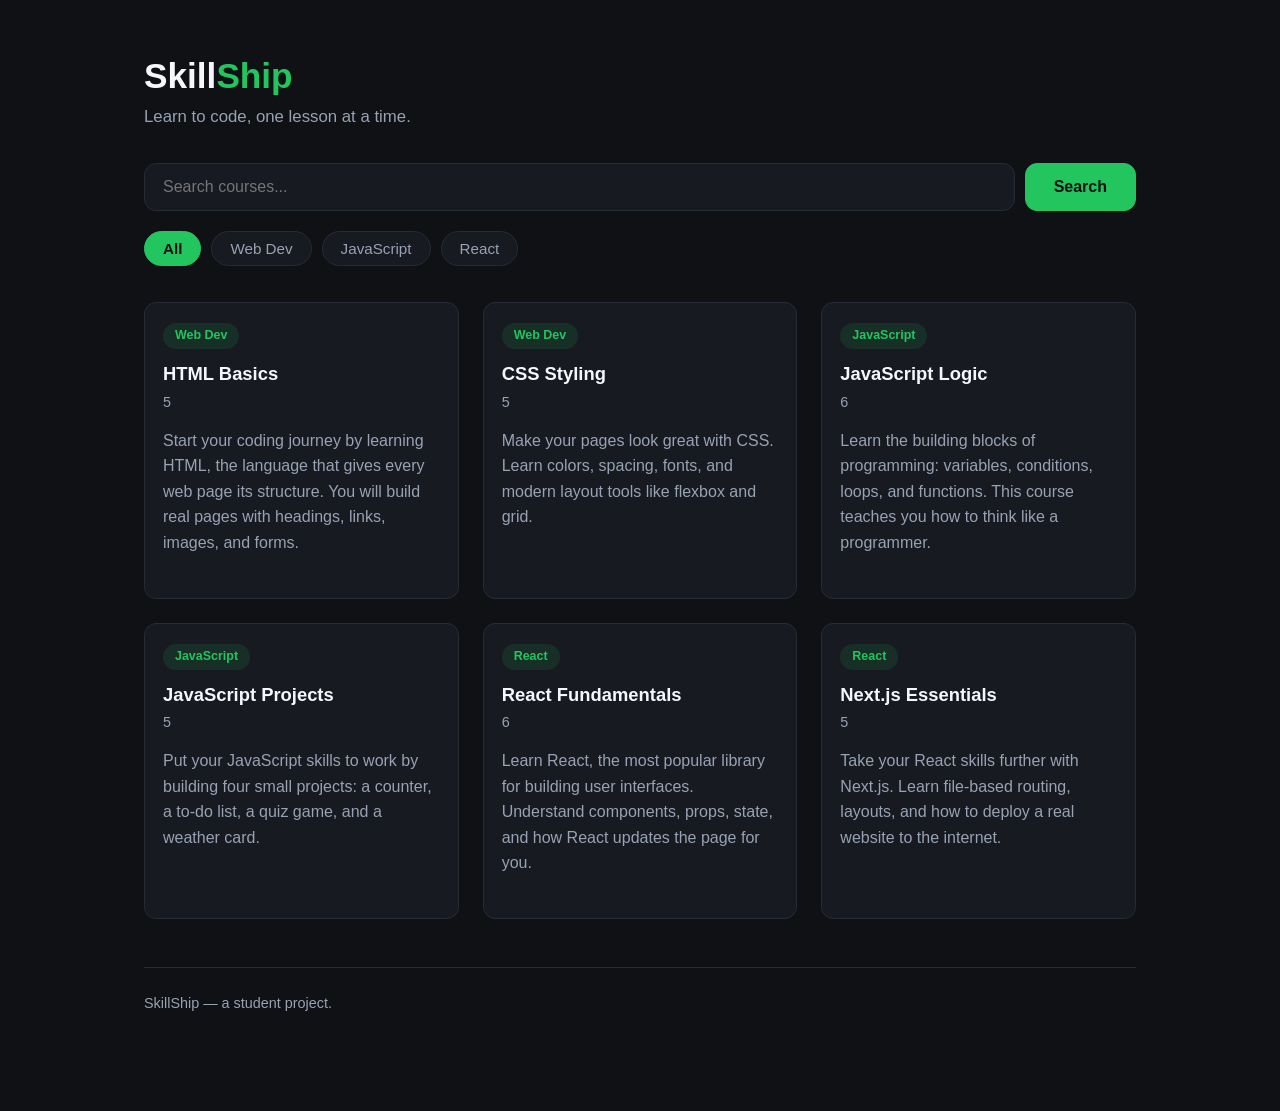
<file: index.html>
<!DOCTYPE html>
<html lang="en">
<head>
    <meta charset="UTF-8">
    <meta name="viewport" content="width=device-width, initial-scale=1.0">
    <title>SkillShip</title>
    <link rel="stylesheet" href="skillship.css" />
</head>
<body>
 <!-- The header shows the site name and tagline. It stays visible on both views -->
  <header class="site-header">
    <h1 class="logo">Skill<span class="logo-accent">Ship</span></h1>
    <p class="tagline">Learn to code, one lesson at a time.</p>
  </header>

  <!-- HOME VIEW: the search box, the category buttons, and the grid of course cards -->
  <div id="home-view">

    <!-- The search box does not work yet — a later mission will make it search -->
    <section class="search-row">
      <input class="search-input" type="text" placeholder="Search courses...">
      <button class="green-button">Search</button>
    </section>

    <!-- The category buttons do nothing yet — a later mission will make them filter -->
    <nav class="category-filter">
      <button class="category-button active">All</button>
      <button class="category-button">Web Dev</button>
      <button class="category-button">JavaScript</button>
      <button class="category-button">React</button>
    </nav>

    <!-- This grid starts EMPTY. script.js loops over the courses and fills it in -->
    <main class="course-grid" id="course-grid"></main>

  </div>

  <!-- COURSE VIEW: one course's details. It is hidden until a card is clicked -->
  <div id="course-view" class="hidden">

    <!-- Clicking this takes the student back to the home view -->
    <nav>
      <a class="back-link" id="back-button">← Back to all courses</a>
    </nav>

    <!-- script.js fills in the category, title, and description for the chosen course -->
    <section class="course-header">
      <span class="category-badge" id="detail-category"></span>
      <h2 class="course-title" id="detail-title"></h2>
      <p class="course-description" id="detail-description"></p>
      <div class="progress-row">
        <div class="progress-track">
          <div class="progress-fill" id="course-progress-fill"></div>
        </div>
        <span class="progress-text" id="course-progress-text">0%</span>
      </div>
    </section>

    <!-- script.js fills this list with one row per lesson in the chosen course -->
    <section>
      <h3>Lessons</h3>
      <ol class="lesson-list" id="detail-lesson-list"></ol>
    </section>

  </div>

  <!-- LESSON VIEW: one lesson's video and description. It is hidden until a lesson row is clicked -->
  <div id="lesson-view" class="hidden">

    <!-- Clicking this takes the student back to the course view -->
    <nav>
      <a class="back-link" id="lesson-back-button">← Back to course</a>
    </nav>

    <h2 class="lesson-page-title" id="lesson-title"></h2>

    <div class="video-placeholder">
      <iframe id="lesson-video" width="100%" height="100%" style="border: none;" allowfullscreen></iframe>
    </div>

    <p class="lesson-description" id="lesson-description"></p>

    <button class="green-button" id="complete-button">Mark Complete</button>

  </div>

  <!-- The footer stays at the bottom of both views -->
  <footer class="site-footer">
    <p>SkillShip — a student project.</p>
  </footer>
</body>
<script src="data.js"></script>
<script src="skillship.js"></script>
</html>
</file>
<file: skillship.css>
/* ==========================================================
   SkillShip stylesheet — Checkpoint B (CSS week)
   One dark theme: near-black background, white text,
   and one green accent for progress, badges, and buttons.
   ========================================================== */

/* Our color palette. Naming colors once here lets us reuse them everywhere. */
:root {
  --background: #0f1115;
  --surface: #171a21;
  --border: #262b35;
  --text: #f5f7fa;
  --text-muted: #98a2b3;
  --accent: #22c55e;
  --accent-soft: rgba(34, 197, 94, 0.12);
}

/* Remove the browser's default spacing so every browser starts the same */
* {
  box-sizing: border-box;
  margin: 0;
  padding: 0;
}

/* The whole page: dark background, light text, one centered column */
body {
  background-color: var(--background);
  color: var(--text);
  font-family: -apple-system, BlinkMacSystemFont, "Segoe UI", Roboto,
    Helvetica, Arial, sans-serif;
  line-height: 1.6;
  max-width: 1040px;
  margin: 0 auto;
  padding: 48px 24px 96px;
}

/* Links use the normal text color and no underline — we style them ourselves */
a {
  color: inherit;
  text-decoration: none;
}

/* ---------- The site header at the top of every page ---------- */

.site-header {
  margin-bottom: 32px;
}

.logo {
  font-size: 2.2rem;
  font-weight: 800;
}

/* The "Ship" half of the logo is green */
.logo-accent {
  color: var(--accent);
}

.tagline {
  color: var(--text-muted);
  font-size: 1.05rem;
}

/* The "back" link near the top of the inner pages */
.back-link {
  display: inline-block;
  color: var(--text-muted);
  font-size: 0.95rem;
  margin-bottom: 12px;
  transition: color 0.2s;
}

.back-link:hover {
  color: var(--accent);
}

/* ---------- The search box on the home page ---------- */

.search-row {
  display: flex;
  gap: 10px;
}

.search-input {
  flex: 1;
  padding: 14px 18px;
  font-size: 1rem;
  color: var(--text);
  background-color: var(--surface);
  border: 1px solid var(--border);
  border-radius: 12px;
  outline: none;
  transition: border-color 0.2s;
}

.search-input:focus {
  border-color: var(--accent);
}

/* ---------- The green buttons (Search, Mark as Complete) ---------- */

.green-button {
  padding: 12px 28px;
  font-size: 1rem;
  font-weight: 600;
  color: #0f1115;
  background-color: var(--accent);
  border: 1px solid var(--accent);
  border-radius: 12px;
  cursor: pointer;
  transition: opacity 0.2s;
}

.green-button:hover {
  opacity: 0.85;
}

/* ---------- The category filter buttons on the home page ---------- */

.category-filter {
  display: flex;
  flex-wrap: wrap;
  gap: 10px;
  margin: 20px 0 36px;
}

.category-button {
  padding: 8px 18px;
  font-size: 0.95rem;
  color: var(--text-muted);
  background-color: var(--surface);
  border: 1px solid var(--border);
  border-radius: 999px;
  cursor: pointer;
  transition: border-color 0.2s, color 0.2s;
}

.category-button:hover {
  border-color: var(--accent);
  color: var(--text);
}

/* The selected category button is filled green */
.active {
  color: #0f1115;
  background-color: var(--accent);
  border-color: var(--accent);
  font-weight: 600;
}

/* ---------- The grid of course cards on the home page ---------- */

.course-grid {
  display: grid;
  grid-template-columns: repeat(3, 1fr);
  gap: 24px;
}

/* ---------- One course card ---------- */

.course-card {
  background-color: var(--surface);
  border: 1px solid var(--border);
  border-radius: 12px;
  overflow: hidden;
  transition: transform 0.2s, border-color 0.2s;
}

/* The card lifts up slightly and glows green when you point at it */
.course-card:hover {
  transform: translateY(-4px);
  border-color: var(--accent);
}

.course-card a {
  display: block;
}

.course-thumbnail {
  display: block;
  width: 100%;
}

.course-card-body {
  padding: 18px;
}

.course-card h2 {
  font-size: 1.15rem;
  margin: 10px 0 2px;
}

.lesson-count {
  color: var(--text-muted);
  font-size: 0.9rem;
  margin-bottom: 14px;
}

/* ---------- The small green category badge ---------- */

.category-badge {
  display: inline-block;
  padding: 3px 12px;
  font-size: 0.78rem;
  font-weight: 600;
  color: var(--accent);
  background-color: var(--accent-soft);
  border-radius: 999px;
}

/* ---------- The progress bar (a green bar inside a grey track) ---------- */

.progress-row {
  display: flex;
  align-items: center;
  gap: 12px;
}

.progress-track {
  flex: 1;
  height: 8px;
  background-color: var(--border);
  border-radius: 999px;
  overflow: hidden;
}

/* The fill is stuck at 40% for now — JavaScript will set the real width later */
.progress-fill {
  height: 100%;
  width: 40%;
  background-color: var(--accent);
  border-radius: 999px;
}

.progress-text {
  font-size: 0.85rem;
  font-weight: 600;
  color: var(--text-muted);
}

/* ---------- The course info at the top of the course page ---------- */

.course-header {
  margin-bottom: 36px;
}

.course-title {
  font-size: 2rem;
  margin: 12px 0 8px;
}

.course-description {
  color: var(--text-muted);
  max-width: 640px;
  margin-bottom: 24px;
}

/* ---------- The lesson list on the course page ---------- */

.lesson-list {
  list-style: none;
  display: flex;
  flex-direction: column;
  gap: 12px;
  margin-top: 16px;
}

/* One lesson row: number circle, title, and duration in a line */
.lesson-row {
  display: flex;
  align-items: center;
  gap: 16px;
  padding: 16px 20px;
  background-color: var(--surface);
  border: 1px solid var(--border);
  border-radius: 12px;
  transition: border-color 0.2s;
}

.lesson-row:hover {
  border-color: var(--accent);
}

.lesson-number {
  display: flex;
  align-items: center;
  justify-content: center;
  width: 32px;
  height: 32px;
  font-size: 0.9rem;
  font-weight: 700;
  color: var(--text-muted);
  background-color: var(--background);
  border: 1px solid var(--border);
  border-radius: 999px;
}

.lesson-row-title {
  flex: 1;
  font-weight: 500;
}

.lesson-duration {
  color: var(--text-muted);
  font-size: 0.88rem;
}

/* ---------- The lesson page: title, video box, and description ---------- */

.lesson-page-title {
  font-size: 1.7rem;
  margin-bottom: 20px;
}

/* The box where the real video will go later */
.video-placeholder {
  aspect-ratio: 16 / 9;
  display: flex;
  align-items: center;
  justify-content: center;
  color: var(--text-muted);
  background-color: var(--surface);
  border: 1px solid var(--border);
  border-radius: 12px;
  margin-bottom: 20px;
}

.lesson-description {
  color: var(--text-muted);
  max-width: 720px;
  margin-bottom: 28px;
}

/* ---------- The Previous / Next lesson buttons ---------- */

.lesson-nav {
  display: flex;
  justify-content: space-between;
  gap: 12px;
  margin-top: 36px;
}

.nav-button {
  padding: 10px 22px;
  font-size: 0.95rem;
  background-color: var(--surface);
  border: 1px solid var(--border);
  border-radius: 12px;
  transition: border-color 0.2s;
}

.nav-button:hover {
  border-color: var(--accent);
}

/* A greyed-out button for when there is no previous lesson */
.disabled {
  opacity: 0.35;
}

/* ---------- The certificate box ---------- */

.certificate {
  text-align: center;
  padding: 36px 24px;
  margin-bottom: 36px;
  background-color: var(--accent-soft);
  border: 1px solid var(--accent);
  border-radius: 12px;
}

.certificate-emoji {
  font-size: 3rem;
  line-height: 1;
  margin-bottom: 10px;
}

.certificate-title {
  font-size: 1.5rem;
  color: var(--accent);
  margin-bottom: 6px;
}

.certificate-text {
  color: var(--text-muted);
  max-width: 460px;
  margin: 0 auto;
}

/* ---------- The footer at the bottom of every page ---------- */

.site-footer {
  margin-top: 48px;
  padding-top: 24px;
  border-top: 1px solid var(--border);
  color: var(--text-muted);
  font-size: 0.9rem;
}

/* ---------- Mobile: the card grid becomes one column on small screens ---------- */

@media (max-width: 600px) {
  .course-grid {
    grid-template-columns: 1fr;
  }
}

/* ==========================================================
   Mission 3 additions (JavaScript week)
   A few small rules the new JavaScript needs.
   ========================================================== */

/* Anything with this class is hidden. JavaScript adds and removes it
   to switch between the home view and the course detail view. */
.hidden {
  display: none;
}

/* The cards and the back link are clicked through JavaScript now,
   so show a pointer cursor to tell the user they are clickable. */
.course-card {
  cursor: pointer;
}

.back-link {
  cursor: pointer;
}

/* The short course description shown on each home page card. */
.card-description {
  color: var(--text-muted);
  font-size: 0.92rem;
}

/* The lesson rows are clicked through JavaScript now, same as course cards. */
.lesson-row {
  cursor: pointer;
}

/* The complete button switches to this look once a lesson is marked done. */
.green-button.done {
  background-color: var(--surface);
  color: var(--accent);
}
</file>
